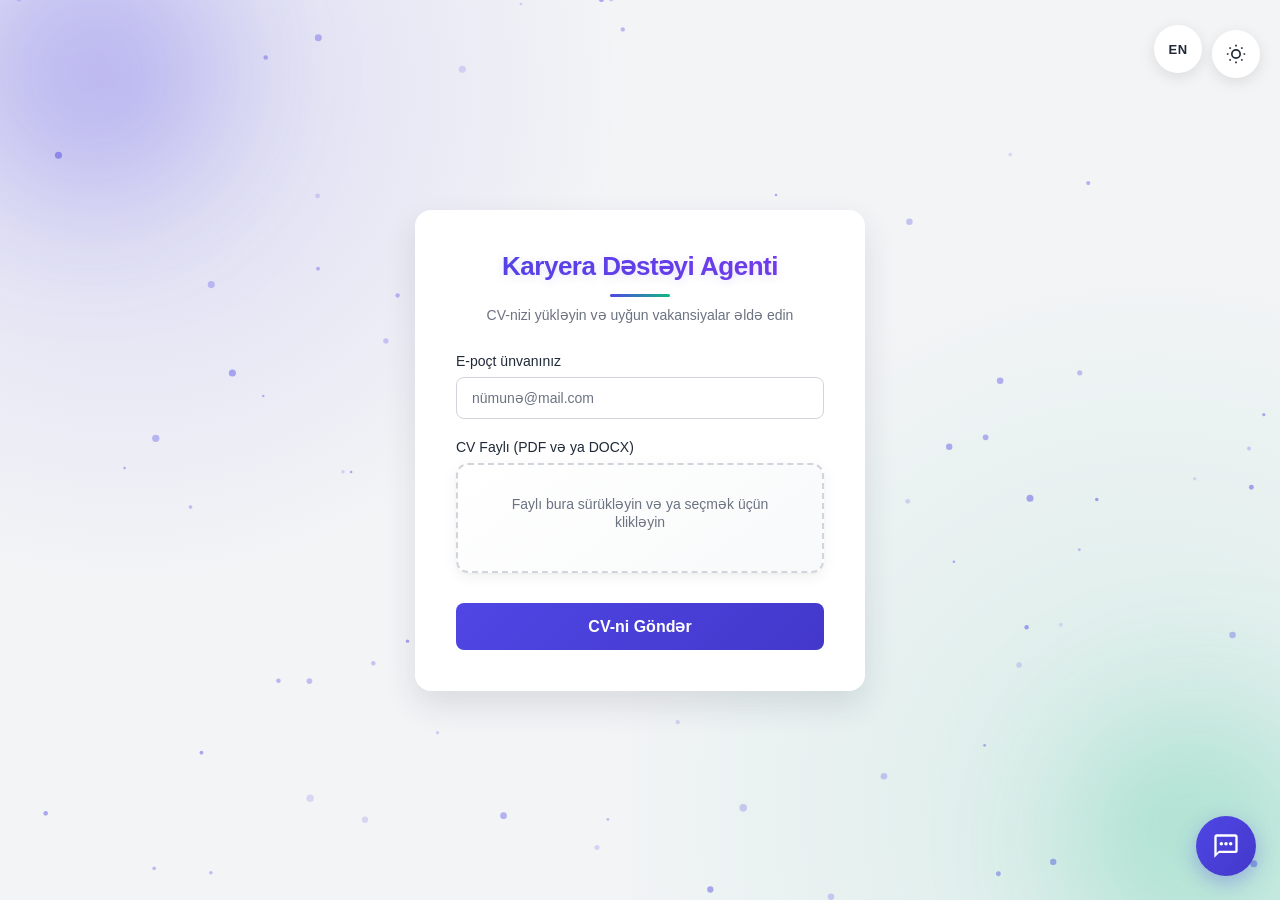
<file: index.html>
<!DOCTYPE html>
<html lang="az">
<head>
    <meta charset="UTF-8">
    <meta name="viewport" content="width=device-width, initial-scale=1.0, maximum-scale=1.0, user-scalable=no">
    <title>CV Yükləmə Portalı</title>
    <link rel="icon" type="image/svg+xml" href="data:image/svg+xml,%3Csvg xmlns='http://www.w3.org/2000/svg' viewBox='0 0 100 100'%3E%3Cdefs%3E%3ClinearGradient id='bg' x1='0%25' y1='0%25' x2='100%25' y2='100%25'%3E%3Cstop offset='0%25' stop-color='%234F46E5'/%3E%3Cstop offset='100%25' stop-color='%2310B981'/%3E%3C/linearGradient%3E%3ClinearGradient id='face' x1='0%25' y1='0%25' x2='0%25' y2='100%25'%3E%3Cstop offset='0%25' stop-color='%23ffffff'/%3E%3Cstop offset='100%25' stop-color='%23e0e7ff'/%3E%3C/linearGradient%3E%3C/defs%3E%3Crect width='100' height='100' rx='22' fill='url(%23bg)'/%3E%3Crect x='25' y='12' width='50' height='45' rx='12' fill='url(%23face)'/%3E%3Ccircle cx='38' cy='32' r='6' fill='%234F46E5'/%3E%3Ccircle cx='62' cy='32' r='6' fill='%234F46E5'/%3E%3Ccircle cx='38' cy='31' r='2' fill='white'/%3E%3Ccircle cx='62' cy='31' r='2' fill='white'/%3E%3Crect x='40' y='44' width='20' height='4' rx='2' fill='%2310B981'/%3E%3Crect x='20' y='8' width='8' height='14' rx='4' fill='%23818CF8'/%3E%3Crect x='72' y='8' width='8' height='14' rx='4' fill='%23818CF8'/%3E%3Ctext x='50' y='82' text-anchor='middle' font-family='Arial,sans-serif' font-size='22' font-weight='bold' fill='white'%3ECV%3C/text%3E%3C/svg%3E">
    <link rel="stylesheet" href="style.css">
</head>
<body>

    <div class="top-controls">
        <button id="langToggle" class="lang-toggle" aria-label="Dil dəyiş">
            <span class="lang-text">EN</span>
        </button>
        <button id="themeToggle" class="theme-toggle" aria-label="Tema dəyiş">
            <svg class="icon-sun" viewBox="0 0 24 24" fill="none" stroke="currentColor" stroke-width="2">
                <circle cx="12" cy="12" r="5"/>
                <path d="M12 1v2M12 21v2M4.22 4.22l1.42 1.42M18.36 18.36l1.42 1.42M1 12h2M21 12h2M4.22 19.78l1.42-1.42M18.36 5.64l1.42-1.42"/>
            </svg>
            <svg class="icon-moon" viewBox="0 0 24 24" fill="currentColor">
                <path d="M21 12.79A9 9 0 1 1 11.21 3 7 7 0 0 0 21 12.79z"/>
            </svg>
        </button>
    </div>

    <canvas id="gravityBg" aria-hidden="true"></canvas>

    <div class="card">
        <h2 class="main-title" data-i18n="title">Karyera Dəstəyi Agenti</h2>
        <p class="subtitle" data-i18n="subtitle">CV-nizi yükləyin və uyğunluğunu əldə edin</p>

        <form id="cvForm">
            <div class="form-group">
                <label for="email" data-i18n="emailLabel">E-poçt ünvanınız</label>
                <input type="email" id="email" data-i18n-placeholder="emailPlaceholder" placeholder="nümunə@mail.com" required>
            </div>

            <div class="form-group">
                <label data-i18n="fileLabel">CV Faylı (PDF və ya DOCX)</label>
                <div class="file-drop-area" id="dropArea">
                    <span id="dropText" data-i18n="dropText">Faylı bura sürükləyin və ya seçmək üçün klikləyin</span>
                    <input type="file" id="cvFile" accept=".pdf, .docx, application/pdf, application/vnd.openxmlformats-officedocument.wordprocessingml.document" required>
                    <span id="fileName"></span>
                </div>
            </div>

            <button type="submit" id="submitBtn" data-i18n="submitBtn">CV-ni Göndər</button>
        </form>

        <div id="statusMessage" class="message"></div>
    </div>

    <!-- Chatbot -->
    <button id="chatbotToggle" class="chatbot-toggle" aria-label="Chatbot">
        <svg class="chat-icon" viewBox="0 0 24 24" fill="currentColor">
            <path d="M20 2H4c-1.1 0-2 .9-2 2v18l4-4h14c1.1 0 2-.9 2-2V4c0-1.1-.9-2-2-2zm0 14H6l-2 2V4h16v12z"/>
            <circle cx="8" cy="10" r="1.5"/>
            <circle cx="12" cy="10" r="1.5"/>
            <circle cx="16" cy="10" r="1.5"/>
        </svg>
        <svg class="close-icon" viewBox="0 0 24 24" fill="currentColor">
            <path d="M19 6.41L17.59 5 12 10.59 6.41 5 5 6.41 10.59 12 5 17.59 6.41 19 12 13.41 17.59 19 19 17.59 13.41 12z"/>
        </svg>
    </button>

    <div id="chatbotWindow" class="chatbot-window">
        <div class="chatbot-header">
            <div class="chatbot-title">
                <svg viewBox="0 0 24 24" fill="currentColor" width="20" height="20">
                    <path d="M12 2C6.48 2 2 6.48 2 12s4.48 10 10 10 10-4.48 10-10S17.52 2 12 2zm-1 17.93c-3.95-.49-7-3.85-7-7.93 0-.62.08-1.21.21-1.79L9 15v1c0 1.1.9 2 2 2v1.93zm6.9-2.54c-.26-.81-1-1.39-1.9-1.39h-1v-3c0-.55-.45-1-1-1H8v-2h2c.55 0 1-.45 1-1V7h2c1.1 0 2-.9 2-2v-.41c2.93 1.19 5 4.06 5 7.41 0 2.08-.8 3.97-2.1 5.39z"/>
                </svg>
                <span data-i18n="chatbotTitle">Karyera Köməkçisi</span>
            </div>
            <button id="chatbotClose" class="chatbot-close" aria-label="Bağla">
                <svg viewBox="0 0 24 24" fill="currentColor" width="20" height="20">
                    <path d="M19 6.41L17.59 5 12 10.59 6.41 5 5 6.41 10.59 12 5 17.59 6.41 19 12 13.41 17.59 19 19 17.59 13.41 12z"/>
                </svg>
            </button>
        </div>
        <div id="chatMessages" class="chatbot-messages">
            <div class="chat-message bot">
                <span data-i18n="chatbotWelcome">Salam! Mən sizin karyera köməkçinizəm. CV və iş axtarmağınız barədə suallarınızı soruşa bilərsiniz.</span>
            </div>
        </div>
        <div class="chatbot-input-area">
            <input type="text" id="chatInput" data-i18n-placeholder="chatInputPlaceholder" placeholder="Sualınızı yazın..." autocomplete="off">
            <button id="chatSendBtn" class="chat-send-btn" aria-label="Göndər">
                <svg viewBox="0 0 24 24" fill="currentColor" width="20" height="20">
                    <path d="M2.01 21L23 12 2.01 3 2 10l15 2-15 2z"/>
                </svg>
            </button>
        </div>
    </div>

    <script src="script.js"></script>
</body>
</html>
</file>
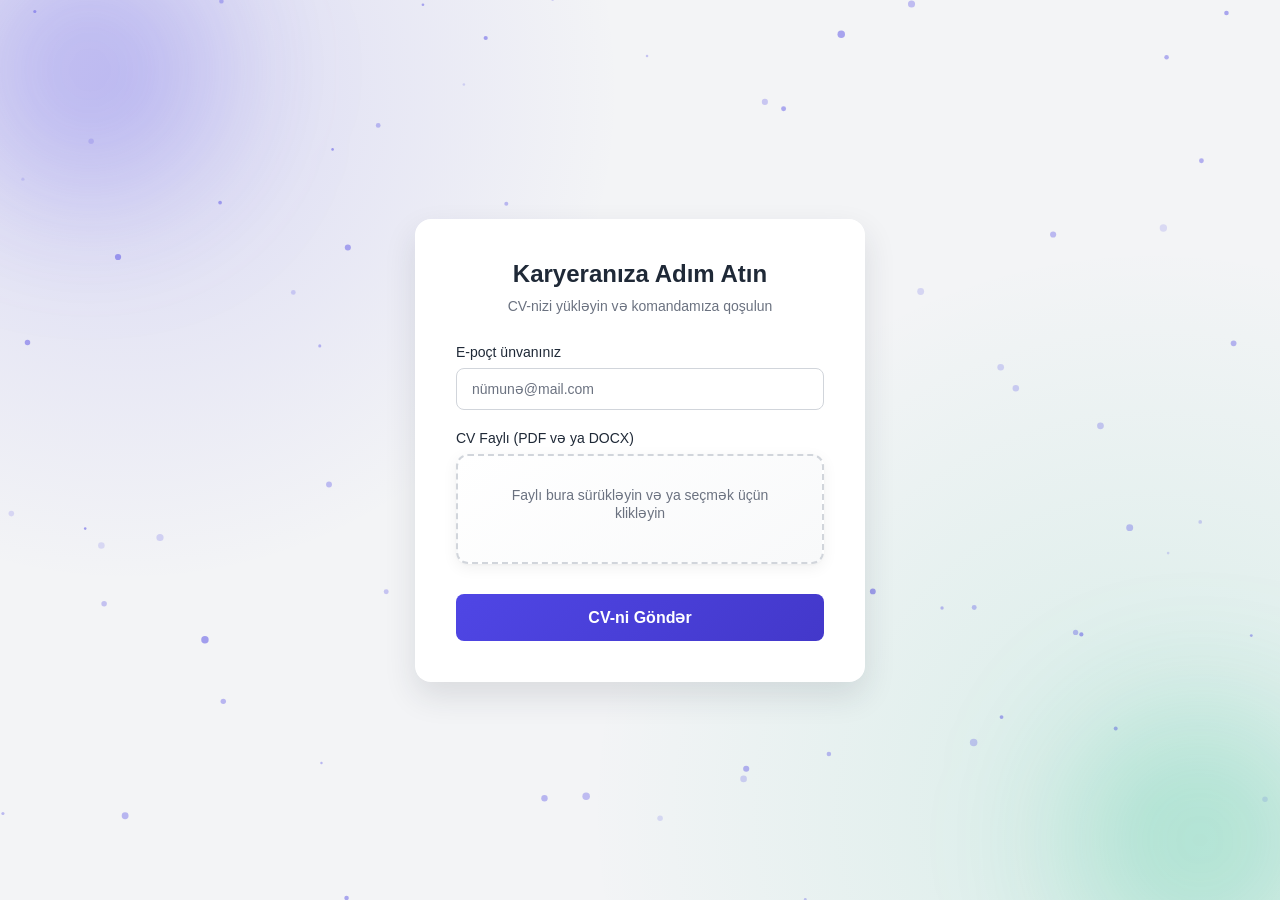
<file: intex.html>
<!DOCTYPE html>
<html lang="az">
<head>
    <meta charset="UTF-8">
    <meta name="viewport" content="width=device-width, initial-scale=1.0">
    <title>CV Yükləmə Portalı</title>
    <link rel="stylesheet" href="style.css">
</head>
<body>

    <canvas id="gravityBg" aria-hidden="true"></canvas>

    <div class="card">
        <h2>Karyeranıza Adım Atın</h2>
        <p class="subtitle">CV-nizi yükləyin və komandamıza qoşulun</p>

        <form id="cvForm">
            <div class="form-group">
                <label for="email">E-poçt ünvanınız</label>
                <input type="email" id="email" placeholder="nümunə@mail.com" required>
            </div>

            <div class="form-group">
                <label>CV Faylı (PDF və ya DOCX)</label>
                <div class="file-drop-area" id="dropArea">
                    <span id="dropText">Faylı bura sürükləyin və ya seçmək üçün klikləyin</span>
                    <input type="file" id="cvFile" accept=".pdf, .docx, application/pdf, application/vnd.openxmlformats-officedocument.wordprocessingml.document" required>
                    <span id="fileName"></span>
                </div>
            </div>

            <button type="submit" id="submitBtn">CV-ni Göndər</button>
        </form>

        <div id="statusMessage" class="message"></div>
    </div>

    <script src="script.js"></script>
</body>
</html>
</file>
<file: style.css>
:root {
    --primary-color: #4F46E5;
    --primary-hover: #4338CA;
    --error-color: #EF4444;
    --success-color: #10B981;
    --bg-color: #F3F4F6;
    --card-bg: #FFFFFF;
    --text-main: #1F2937;
    --text-muted: #6B7280;
    --input-border: #D1D5DB;
    --input-bg: #FFFFFF;
    --drop-gradient-1: #ffffff;
    --drop-gradient-2: #f8f9fa;
    --glow-purple: rgba(79, 70, 229, 0.15);
    --glow-green: rgba(16, 185, 129, 0.12);
}

[data-theme="dark"] {
    --primary-color: #818CF8;
    --primary-hover: #6366F1;
    --error-color: #F87171;
    --success-color: #34D399;
    --bg-color: #111827;
    --card-bg: #1F2937;
    --text-main: #F9FAFB;
    --text-muted: #9CA3AF;
    --input-border: #374151;
    --input-bg: #374151;
    --drop-gradient-1: #1F2937;
    --drop-gradient-2: #111827;
    --glow-purple: rgba(129, 140, 248, 0.2);
    --glow-green: rgba(52, 211, 153, 0.15);
}

/* Yuxarı idarəetmə düymələri */
.top-controls {
    position: fixed;
    top: 20px;
    right: 20px;
    z-index: 100;
    display: flex;
    gap: 10px;
    align-items: center;
}

/* Dil dəyişdirmə düyməsi */
.lang-toggle {
    width: 48px;
    height: 48px;
    border-radius: 50%;
    border: none;
    background: var(--card-bg);
    box-shadow: 0 4px 15px rgba(0, 0, 0, 0.1);
    cursor: pointer;
    display: flex;
    align-items: center;
    justify-content: center;
    transition: transform 0.3s ease, box-shadow 0.3s ease, background 0.3s ease;
    padding: 0;
    margin: 0;
}

.lang-toggle:hover {
    transform: scale(1.1);
    box-shadow: 0 6px 20px rgba(0, 0, 0, 0.15);
}

.lang-toggle .lang-text {
    font-size: 13px;
    font-weight: 700;
    color: var(--text-main);
    letter-spacing: 0.5px;
}

/* Tema dəyişdirmə düyməsi */
.theme-toggle {
    position: relative;
    width: 48px;
    height: 48px;
    border-radius: 50%;
    border: none;
    background: var(--card-bg);
    box-shadow: 0 4px 15px rgba(0, 0, 0, 0.1);
    cursor: pointer;
    display: flex;
    align-items: center;
    justify-content: center;
    transition: transform 0.3s ease, box-shadow 0.3s ease, background 0.3s ease;
}

.theme-toggle:hover {
    transform: scale(1.1);
    box-shadow: 0 6px 20px rgba(0, 0, 0, 0.15);
}

.theme-toggle svg {
    width: 24px;
    height: 24px;
    color: var(--text-main);
    transition: opacity 0.3s ease, transform 0.3s ease;
}

.theme-toggle .icon-moon {
    position: absolute;
    opacity: 0;
    transform: rotate(-90deg);
}

[data-theme="dark"] .theme-toggle .icon-sun {
    opacity: 0;
    transform: rotate(90deg);
}

[data-theme="dark"] .theme-toggle .icon-moon {
    opacity: 1;
    transform: rotate(0deg);
}

* {
    box-sizing: border-box;
    margin: 0;
    padding: 0;
    font-family: 'Segoe UI', Tahoma, Geneva, Verdana, sans-serif;
}

body {
    background:
        radial-gradient(circle at 10% 10%, var(--glow-purple), transparent 35%),
        radial-gradient(circle at 90% 90%, var(--glow-green), transparent 40%),
        var(--bg-color);
    display: flex;
    justify-content: center;
    align-items: center;
    min-height: 100vh;
    padding: 20px;
    position: relative;
    overflow: hidden;
    transition: background 0.4s ease;
}

body::before,
body::after {
    content: '';
    position: fixed;
    width: 260px;
    height: 260px;
    border-radius: 50%;
    filter: blur(70px);
    z-index: 0;
    pointer-events: none;
}

body::before {
    top: -60px;
    left: -40px;
    background: rgba(79, 70, 229, 0.25);
}

body::after {
    right: -50px;
    bottom: -70px;
    background: rgba(16, 185, 129, 0.22);
}

#gravityBg {
    position: fixed;
    inset: 0;
    width: 100%;
    height: 100%;
    z-index: 0;
    pointer-events: none;
}

.card {
    background: var(--card-bg);
    padding: 40px;
    border-radius: 16px;
    box-shadow: 0 14px 32px rgba(31, 41, 55, 0.12);
    backdrop-filter: blur(10px);
    -webkit-backdrop-filter: blur(10px);
    border: 1px solid rgba(255, 255, 255, 0.15);
    width: 100%;
    max-width: 450px;
    transition: transform 0.3s ease, background 0.3s ease;
    position: relative;
    z-index: 1;
}

.card:hover {
    transform: translateY(-5px);
}

h2 {
    color: var(--text-main);
    text-align: center;
    margin-bottom: 10px;
    font-size: 24px;
}

h2.main-title {
    font-size: 26px;
    font-weight: 700;
    letter-spacing: -0.5px;
    background: linear-gradient(135deg, #4F46E5 0%, #7C3AED 50%, #10B981 100%);
    background-size: 200% 200%;
    -webkit-background-clip: text;
    -webkit-text-fill-color: transparent;
    background-clip: text;
    animation: gradientShift 4s ease infinite;
    text-shadow: 0 2px 10px rgba(79, 70, 229, 0.15);
    position: relative;
}

h2.main-title::after {
    content: '';
    display: block;
    width: 60px;
    height: 3px;
    margin: 12px auto 0;
    border-radius: 2px;
    background: linear-gradient(90deg, #4F46E5, #10B981);
}

@keyframes gradientShift {
    0%, 100% {
        background-position: 0% 50%;
    }
    50% {
        background-position: 100% 50%;
    }
}

p.subtitle {
    color: var(--text-muted);
    text-align: center;
    margin-bottom: 30px;
    font-size: 14px;
}

.form-group {
    margin-bottom: 20px;
}

label {
    display: block;
    margin-bottom: 8px;
    color: var(--text-main);
    font-weight: 500;
    font-size: 14px;
}

input[type="email"] {
    width: 100%;
    padding: 12px 15px;
    border: 1px solid var(--input-border);
    border-radius: 8px;
    font-size: 14px;
    outline: none;
    background: var(--input-bg);
    color: var(--text-main);
    transition: border-color 0.3s, background 0.3s;
}

input[type="email"]::placeholder {
    color: var(--text-muted);
}

input[type="email"]:focus {
    border-color: var(--primary-color);
    box-shadow: 0 0 0 3px var(--glow-purple);
}

.file-drop-area {
    border: 2px dashed var(--input-border);
    border-radius: 12px;
    padding: 30px;
    text-align: center;
    cursor: pointer;
    position: relative;
    backdrop-filter: blur(2px);
    background: linear-gradient(145deg, var(--drop-gradient-1), var(--drop-gradient-2));
    box-shadow:
        0 4px 15px rgba(0, 0, 0, 0.06),
        0 1px 3px rgba(0, 0, 0, 0.04),
        inset 0 1px 0 rgba(255, 255, 255, 0.1);
    transition:
        border-color 0.3s ease,
        background 0.3s ease,
        transform 0.25s ease,
        box-shadow 0.25s ease;
}

.file-drop-area:hover, .file-drop-area.active {
    border-color: var(--primary-color);
    background: linear-gradient(145deg, var(--drop-gradient-1), var(--card-bg));
    transform: translateY(-4px) scale(1.02);
    box-shadow:
        0 12px 28px var(--glow-purple),
        0 4px 10px rgba(0, 0, 0, 0.08),
        inset 0 1px 0 rgba(255, 255, 255, 0.15);
}

.file-drop-area.success {
    border: 2px solid var(--success-color);
    background-color: rgba(16, 185, 129, 0.08);
    pointer-events: none;
    cursor: default;
}

.file-drop-area.success .success-icon {
    display: flex;
    flex-direction: column;
    align-items: center;
    gap: 8px;
    color: var(--success-color);
    font-weight: 600;
    font-size: 15px;
}

.file-drop-area.success .success-icon svg {
    width: 48px;
    height: 48px;
    fill: var(--success-color);
}

.file-drop-area span {
    color: var(--text-muted);
    font-size: 14px;
}

.file-drop-area input[type="file"] {
    position: absolute;
    left: 0;
    top: 0;
    width: 100%;
    height: 100%;
    opacity: 0;
    cursor: pointer;
}

button {
    width: 100%;
    padding: 14px;
    background: linear-gradient(135deg, var(--primary-color), var(--primary-hover));
    color: white;
    border: none;
    border-radius: 8px;
    font-size: 16px;
    font-weight: 600;
    cursor: pointer;
    transition: background-color 0.3s;
    margin-top: 10px;
}

button:hover {
    filter: brightness(1.03);
}

button:disabled {
    background-color: #9CA3AF;
    cursor: not-allowed;
}

.message {
    margin-top: 20px;
    padding: 12px;
    border-radius: 8px;
    text-align: center;
    font-size: 14px;
    display: none;
    font-weight: 500;
    backdrop-filter: blur(6px);
    -webkit-backdrop-filter: blur(6px);
}

.message.error {
    display: block;
    background-color: #FEE2E2;
    color: var(--error-color);
    border: 1px solid #FCA5A5;
}

.message.success {
    display: block;
    background-color: #D1FAE5;
    color: var(--success-color);
    border: 1px solid #6EE7B7;
}

#fileName {
    display: block;
    margin-top: 10px;
    font-weight: 600;
    color: var(--primary-color);
    word-break: break-all;
}

/* ==================== CHATBOT ==================== */

.chatbot-toggle {
    position: fixed;
    bottom: 24px;
    right: 24px;
    z-index: 200;
    width: 60px;
    height: 60px;
    border-radius: 50%;
    border: none;
    background: linear-gradient(135deg, var(--primary-color), var(--primary-hover));
    box-shadow: 0 6px 20px rgba(79, 70, 229, 0.35);
    cursor: pointer;
    display: flex;
    align-items: center;
    justify-content: center;
    transition: transform 0.3s ease, box-shadow 0.3s ease;
}

.chatbot-toggle:hover {
    transform: scale(1.1);
    box-shadow: 0 8px 28px rgba(79, 70, 229, 0.45);
}

.chatbot-toggle svg {
    width: 28px;
    height: 28px;
    color: white;
    transition: opacity 0.2s ease, transform 0.3s ease;
}

.chatbot-toggle .close-icon {
    position: absolute;
    opacity: 0;
    transform: rotate(-90deg);
}

.chatbot-toggle.active .chat-icon {
    opacity: 0;
    transform: rotate(90deg);
}

.chatbot-toggle.active .close-icon {
    opacity: 1;
    transform: rotate(0deg);
}

.chatbot-window {
    position: fixed;
    bottom: 100px;
    right: 24px;
    z-index: 199;
    width: 380px;
    max-width: calc(100vw - 48px);
    height: 500px;
    max-height: calc(100vh - 140px);
    background: var(--card-bg);
    border-radius: 16px;
    box-shadow: 0 10px 40px rgba(0, 0, 0, 0.15);
    display: flex;
    flex-direction: column;
    overflow: hidden;
    opacity: 0;
    visibility: hidden;
    transform: translateY(20px) scale(0.95);
    transition: opacity 0.3s ease, transform 0.3s ease, visibility 0.3s;
}

.chatbot-window.open {
    opacity: 1;
    visibility: visible;
    transform: translateY(0) scale(1);
}

.chatbot-header {
    background: linear-gradient(135deg, var(--primary-color), var(--primary-hover));
    color: white;
    padding: 16px 20px;
    display: flex;
    align-items: center;
    justify-content: space-between;
}

.chatbot-title {
    display: flex;
    align-items: center;
    gap: 10px;
    font-weight: 600;
    font-size: 15px;
}

.chatbot-close {
    background: transparent;
    border: none;
    color: white;
    cursor: pointer;
    padding: 4px;
    border-radius: 50%;
    display: flex;
    align-items: center;
    justify-content: center;
    transition: background 0.2s;
}

.chatbot-close:hover {
    background: rgba(255, 255, 255, 0.2);
}

.chatbot-messages {
    flex: 1;
    overflow-y: auto;
    padding: 16px;
    display: flex;
    flex-direction: column;
    gap: 12px;
    background: var(--bg-color);
}

.chat-message {
    max-width: 85%;
    padding: 12px 16px;
    border-radius: 16px;
    font-size: 14px;
    line-height: 1.5;
    word-wrap: break-word;
}

.chat-message.user {
    align-self: flex-end;
    background: linear-gradient(135deg, var(--primary-color), var(--primary-hover));
    color: white;
    border-bottom-right-radius: 4px;
}

.chat-message.bot {
    align-self: flex-start;
    background: var(--card-bg);
    color: var(--text-main);
    border-bottom-left-radius: 4px;
    box-shadow: 0 2px 8px rgba(0, 0, 0, 0.06);
}

.chat-message.bot.typing {
    display: flex;
    gap: 4px;
    padding: 16px 20px;
}

.chat-message.bot.typing .dot {
    width: 8px;
    height: 8px;
    background: var(--text-muted);
    border-radius: 50%;
    animation: typingDot 1.4s infinite ease-in-out;
}

.chat-message.bot.typing .dot:nth-child(2) {
    animation-delay: 0.2s;
}

.chat-message.bot.typing .dot:nth-child(3) {
    animation-delay: 0.4s;
}

@keyframes typingDot {
    0%, 60%, 100% {
        transform: translateY(0);
        opacity: 0.6;
    }
    30% {
        transform: translateY(-6px);
        opacity: 1;
    }
}

.chatbot-input-area {
    padding: 12px 16px;
    background: var(--card-bg);
    border-top: 1px solid var(--input-border);
    display: flex;
    gap: 10px;
    align-items: center;
}

#chatInput {
    flex: 1;
    padding: 12px 16px;
    border: 1px solid var(--input-border);
    border-radius: 24px;
    font-size: 14px;
    outline: none;
    background: var(--input-bg);
    color: var(--text-main);
    transition: border-color 0.3s;
}

#chatInput::placeholder {
    color: var(--text-muted);
}

#chatInput:focus {
    border-color: var(--primary-color);
}

.chat-send-btn {
    width: 44px;
    height: 44px;
    border-radius: 50%;
    border: none;
    background: linear-gradient(135deg, var(--primary-color), var(--primary-hover));
    color: white;
    cursor: pointer;
    display: flex;
    align-items: center;
    justify-content: center;
    transition: transform 0.2s, box-shadow 0.2s;
    flex-shrink: 0;
}

.chat-send-btn:hover {
    transform: scale(1.05);
    box-shadow: 0 4px 12px rgba(79, 70, 229, 0.3);
}

.chat-send-btn:disabled {
    opacity: 0.6;
    cursor: not-allowed;
    transform: none;
}

/* Mobile responsive */
@media (max-width: 480px) {
    .chatbot-window {
        position: fixed;
        bottom: 0;
        right: 0;
        left: 0;
        top: auto;
        width: 100%;
        max-width: 100%;
        height: 70vh;
        max-height: 500px;
        min-height: 350px;
        border-radius: 16px 16px 0 0;
    }
    
    .chatbot-toggle {
        bottom: 16px;
        right: 16px;
    }
    
    /* Hide toggle button when chatbot is open on mobile */
    .chatbot-toggle.active {
        opacity: 0;
        pointer-events: none;
        visibility: hidden;
    }
    
    .chatbot-input-area {
        padding: 10px 12px;
        gap: 8px;
        position: sticky;
        bottom: 0;
        background: var(--card-bg);
    }
    
    #chatInput {
        font-size: 16px; /* Prevents iOS zoom */
        padding: 10px 14px;
        min-width: 0;
    }
    
    .chat-send-btn {
        width: 44px;
        height: 44px;
        min-width: 44px;
        flex-shrink: 0;
    }
    
    .chatbot-messages {
        flex: 1;
        min-height: 150px;
        max-height: calc(70vh - 130px);
    }
    
    .chatbot-header {
        position: sticky;
        top: 0;
        z-index: 10;
    }
    
    /* Ensure close button is always visible and tappable */
    .chatbot-close {
        width: 36px;
        height: 36px;
        min-width: 36px;
        min-height: 36px;
    }
}
</file>
